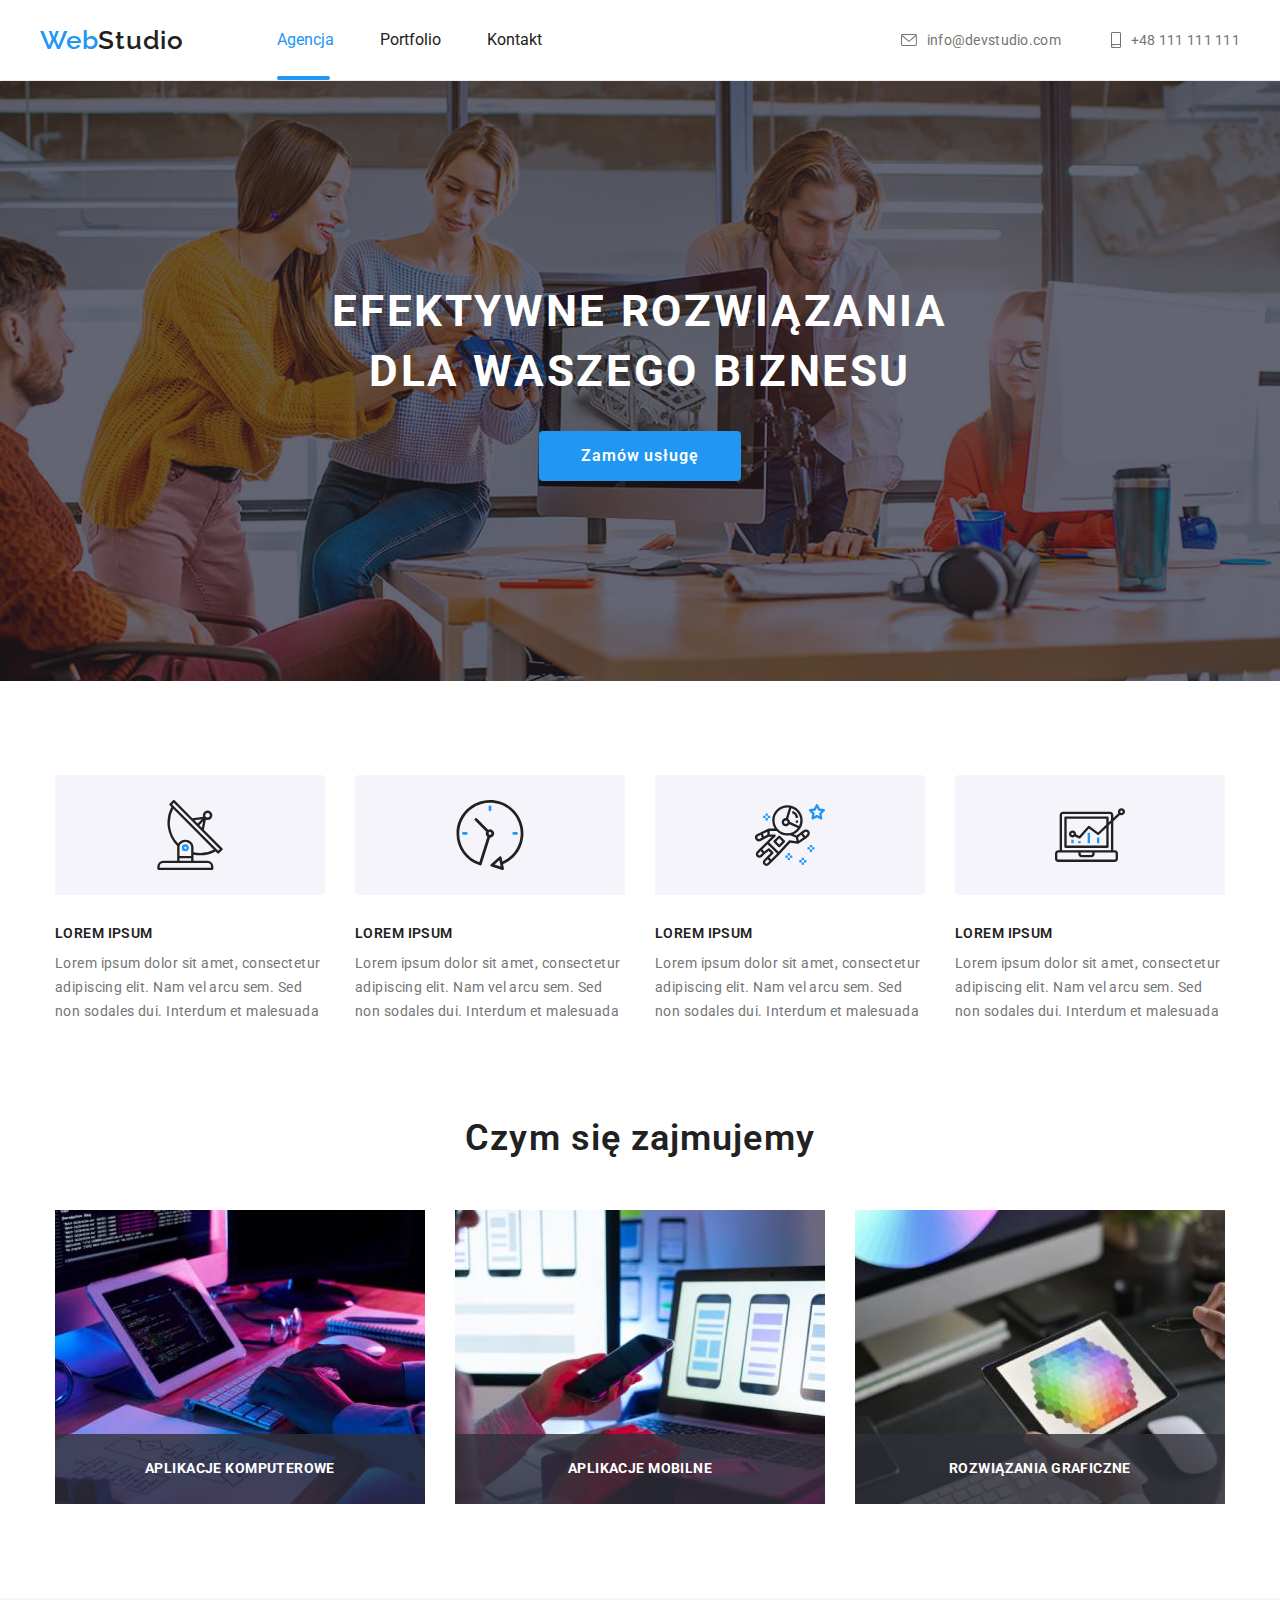
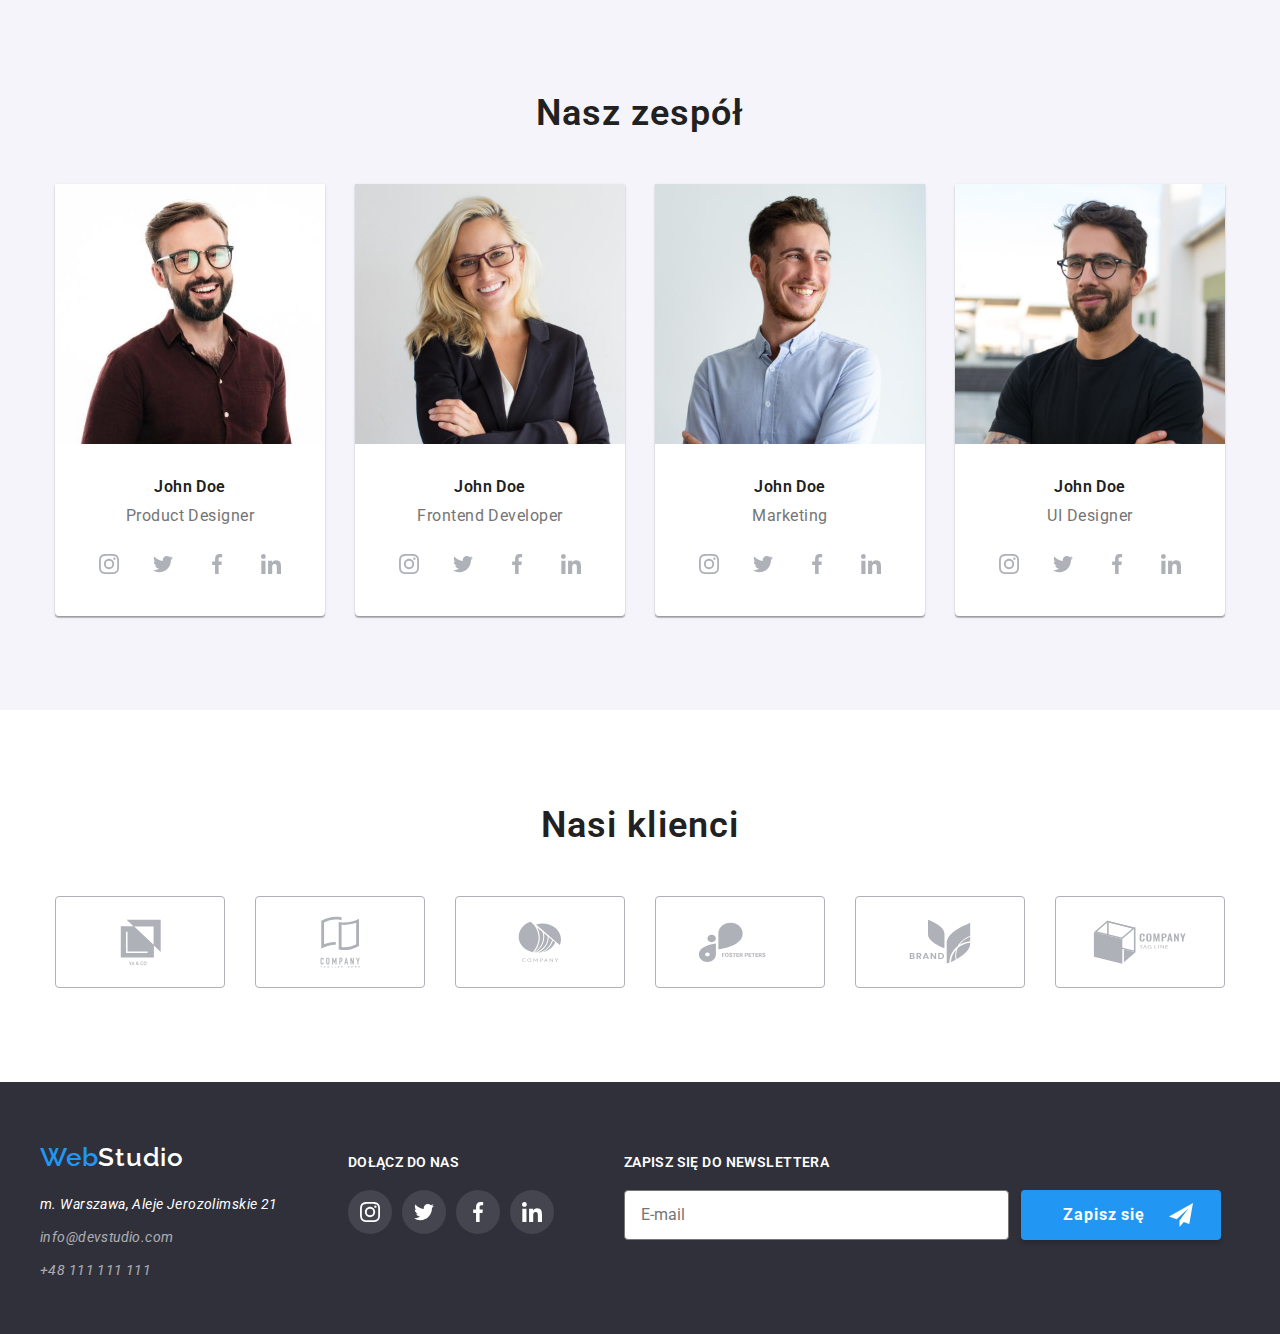
<file: index.html>
<!DOCTYPE html>
<html lang="en">
    <head>
        <meta charset="UTF-8" />
        <meta http-equiv="X-UA-Compatible" content="IE=edge" />
        <meta name="viewport" content="width=device-width, initial-scale=1.0" />
        <!--modern-normalize-->
        <link rel="stylesheet" href="./modern-normalize/modern-normalize.css" />
        <!--css-->
        <link rel="stylesheet" href="./css/styles.css" />
        <!--google-fonts-->
        <link rel="preconnect" href="https://fonts.googleapis.com" />
        <link rel="preconnect" href="https://fonts.gstatic.com" crossorigin />
        <link
            href="https://fonts.googleapis.com/css2?family=Raleway:wght@700&family=Roboto:wght@400;500;700;900&display=swap"
            rel="preload stylesheet"
            as="style"
        />
        <title>Studio</title>
    </head>
    <body>
        <header class="header-fild"> 
            <div class="container header-nav-content">
                <nav class="header-nav">
                    <a class="header-logo" href="index.html"><span class="font-accent">Web</span>Studio</a>
                    <ul>
                        <li><a class="header-link-nav header-link-nav-active" href="index.html" >Agencja</a></li>
                        <li><a class="header-link-nav" href="portfolio.html" >Portfolio</a></li>
                        <li><a class="header-link-nav" href="#" >Kontakt</a></li>
                    </ul>
                </nav>
                <div>
                    <ul class="header-contact">
                        <li class="header-contact-right">
                            <a class="header-contact-link" href="mailto:info@devstudio.com" >
                                <svg width="16" height="12">
                                    <use
                                        href="./images/symbol-defs.svg#icon-envelope"
                                        width="16" height="12"
                                    ></use>
                                </svg>
                                info@devstudio.com
                            </a>
                        </li>
                        <li class="header-contact-right">
                            <a class="header-contact-link" href="tel:+48111111111" >
                                <svg width="10  " height="16">
                                    <use
                                        href="./images/symbol-defs.svg#icon-smartphone"
                                        width="10" height="16"
                                    ></use>
                                </svg>
                                +48 111 111 111
                            </a>
                        </li>
                    </ul>
                </div>
            </div>
        </header>
        <main>
            <section class="main-title">
                <div class="container main-title-content">
                    <h1>EFEKTYWNE ROZWIĄZANIA  DLA WASZEGO BIZNESU</h1>
                    <button type="button" class="main-title-button" data-modal-open>Zamów usługę</button>
                </div>

                <!-- second window -->
                <div class="backdrop is-hidden" data-modal>
                    <div class="modal-window">
                        <button class="close-btn" data-modal-close>
                            <svg width="11" height="11" >
                                <use 
                                    href="./images/symbol-defs.svg#icon-x" 
                                    width="11" height="11"
                                ></use>
                            </svg>
                        </button>
                        <form class="modal-window-body">
                            <div class="modal-form">
                                <h4>Zostaw swoje dane w formularzu poniżej</h4>
                                <ul class="modal-body">
                                    <li class="modal-label">
                                        <label class="modal-input" for="imie"> Imie
                                            
                                                <input type="text" class="modal-label-input" required name="imie" id="imie" />
                                                <svg class="modal-svg" width="12" height="12">
                                                    <use
                                                        href="./images/symbol-defs.svg#icon-person"
                                                        width="12" height="12"
                                                    ></use>
                                                </svg>
                                            
                                        </label>                             
                                    </li>
                                    <li class="modal-label">
                                        <label class="modal-input" for="telefon">Telefon
                                            <input type="text" class="modal-label-input" required name="telefon" id="telefon" />
                                            <svg width="13" height="13">
                                                <use
                                                    href="./images/symbol-defs.svg#icon-phone"
                                                    width="13" height="13"
                                                ></use>
                                            </svg>
                                        </label>
                                    </li>
                                    <li class="modal-label">
                                        <label class="modal-input" for="mail">Email
                                            <input type="text" class="modal-label-input" required  name="mail" id="mail"/>
                                            <svg width="15" height="12">
                                                <use
                                                    href="./images/symbol-defs.svg#icon-email-black"
                                                    width="15" height="12"
                                                ></use>
                                            </svg>
                                        </label>
                                    </li>
                                    <li class="modal-label">
                                        <label  class="modal-input" for="komentarz">Komentarz
                                            <textarea name="komentarz" id="komentarz" placeholder="Wprowadź tekst"></textarea>
                                        </label>
                                    </li>
                                    <li class="policy-wrapper">
                                        <label class="policy" for="policy">
                                            <input class="policy" type="checkbox"  required name="policy" id="policy" >
                                            <!-- <input class="policy" type="checkbox" unchecked required name="policy" id="policy" > -->
                                            <span class="checkmark">
                                                <svg class="checkmark-svg" width="15" height="16">
                                                    <use href="./images/symbol-defs.svg#icon-Vector" width="15" height="16"></use>
                                                </svg>
                                            </span>
                                            <span class="policy-text">Oświadczam iż akceptuję</span>
                                            <a href="#">Regulamin</a>
                                            <span class="policy-text">i</span>
                                            <a href="#">Politykę Prywatności.</a>
                                        </label>
                                        <button class="modal-button" type="submit">Wyślij</button>
                                    </li>
                                </ul>
                            </div>
                        </form>
                    </div>
                </div>
                <!-- END second window -->
            </section>
            <section class="table-description">
                <div class="container">
                    <ul class="table-description-content">
                        <li class="table-description-content-item"> 
                            <div class="table-svg-icon">                      
                                <svg width="70" height="70">
                                    <use  
                                        href="./images/symbol-defs.svg#icon-antenna"
                                        width="70" 
                                        height="70"
                                    ></use>
                                </svg>
                            </div> 
                            <h3>LOREM IPSUM</h3>
                            <p>
                                Lorem ipsum dolor sit amet, consectetur adipiscing elit. 
                                Nam vel arcu sem. Sed non sodales dui. Interdum et malesuada
                            </p>
                        </li>
                        <li class="table-description-content-item">
                            <div class="table-svg-icon">            
                                <svg width="70" height="70">
                                    <use
                                        href="./images/symbol-defs.svg#icon-clock"
                                        width="70"
                                        height="70"
                                    ></use>
                                </svg>
                            </div>
                            <h3>LOREM IPSUM</h3>
                            <p>
                                Lorem ipsum dolor sit amet, consectetur adipiscing elit. 
                                Nam vel arcu sem. Sed non sodales dui. Interdum et malesuada
                            </p>
                        </li>
                        <li class="table-description-content-item">
                            <div class="table-svg-icon">            
                                <svg width="70" height="70">
                                    <use
                                        href="./images/symbol-defs.svg#icon-astronaut"
                                        width="70"
                                        height="70"
                                    ></use>
                                </svg>
                            </div>
                            <h3>LOREM IPSUM</h3>
                            <p>
                                Lorem ipsum dolor sit amet, consectetur adipiscing elit. 
                                Nam vel arcu sem. Sed non sodales dui. Interdum et malesuada
                            </p>                        
                        </li>
                        <li class="table-description-content-item"> 
                            <div class="table-svg-icon">                                   
                                <svg width="70" height="70">
                                    <use
                                        href="./images/symbol-defs.svg#icon-diagram"
                                        width="70"
                                        height="70"
                                    ></use>
                                </svg>
                            </div>
                            <h3>LOREM IPSUM</h3>
                            <p>
                                Lorem ipsum dolor sit amet, consectetur adipiscing elit. 
                                Nam vel arcu sem. Sed non sodales dui. Interdum et malesuada
                            </p>
                        </li>
                    </ul>
                </div>
            </section>
            <section class="task-description">
                <div class="container">
                    <h2>Czym się zajmujemy</h2>
                    <ul class="task-description-content">
                        <li class="task-description-item">
                           <img 
                                src="./images/tab_with_kbrd.jpg" 
                                alt="close-up-image-programer-working-his-desk-office_1098-18707.jpg" 
                            />
                            <p class="label">APLIKACJE KOMPUTEROWE</p>
                        </li>
                        <li class="task-description-item">
                            <img  
                                src="./images/cell_ph_on_tablet.jpg" 
                                alt="web-ui-designers-are-developing-application-smartphones-team-creators-is-working-interface-mobile-phones_8119-2713.jpg" 
                            />
                            <p class="label">APLIKACJE MOBILNE</p>
                        </li>
                        <li class="task-description-item">
                            <img 
                                src="./images/tab_col_format.jpg" 
                                alt="creative-artist-web-design-with-working-colour-selection-graphic-tablet_35674-1119.jpg"  
                            />
                            <p class="label">ROZWIĄZANIA GRAFICZNE</p>
                        </li>
                    </ul>
                </div>
            </section>
            <section class="team">
                <div class="container">
                    <h2>Nasz zespół</h2>
                    <ul class="team-content">
                        <li class="team-content-item">
                            <figure>
                                <a class="content-item-link">
                                    <img 
                                        src="./images/johndoe_product_desg.jpg" 
                                        alt="5844.jpg" 
                                        width="270" 
                                        height="260" 
                                    />
                                    <figcaption>
                                        <h4>John Doe</h4>
                                        <p>Product Designer</p>
                                        <ul class="team-web">
                                            <li class="team-web-gap">
                                                <a class="team-web-svg-item" href="https://www.instagram.com/">
                                                    <svg wide="20" height="20">
                                                        <use
                                                            href="./images/symbol-defs.svg#icon-instagram"
                                                            wide="20"
                                                            height="20"
                                                        ></use>
                                                    </svg>
                                                </a>
                                            </li>
                                            <li class="team-web-gap">
                                                <a class="team-web-svg-item" href="https://twitter.com/">
                                                    <svg wide="20" height="20">
                                                        <use
                                                            href="./images/symbol-defs.svg#icon-twitter"
                                                            wide="20"
                                                            height="20"
                                                        ></use>
                                                    </svg>
                                                </a>
                                            </li>
                                            <li class="team-web-gap">
                                                <a class="team-web-svg-item" href="https://www.facebook.com/">
                                                    <svg wide="20" height="20">
                                                        <use
                                                            href="./images/symbol-defs.svg#icon-facebook"
                                                            wide="20"
                                                            height="20"
                                                        ></use>
                                                    </svg>
                                                </a>
                                            </li>
                                            <li class="team-web-gap">
                                                <a class="team-web-svg-item" href="https://pl.linkedin.com/">
                                                    <svg wide="20" height="20">
                                                        <use
                                                            href="./images/symbol-defs.svg#icon-linkedin"
                                                            wide="20"
                                                            height="20"
                                                        ></use>
                                                    </svg>
                                                </a>
                                            </li>
                                        </ul>
                                    </figcaption>
                                </a>
                            </figure>
                        </li>
                        <li class="team-content-item">
                            <figure>
                                <a class="content-item-link">
                                    <img 
                                        src="./images/johndoe_frontend_dev.jpg" 
                                        alt="5844.jpg" 
                                        width="270" 
                                        height="260" 
                                    />
                                    <figcaption>
                                        <h4>John Doe</h4>
                                        <p>Frontend Developer</p>
                                        <ul class="team-web">
                                            <li class="team-web-gap">
                                                <a class="team-web-svg-item" href="https://www.instagram.com/">
                                                    <svg wide="20" height="20">
                                                        <use
                                                            href="./images/symbol-defs.svg#icon-instagram"
                                                            wide="20"
                                                            height="20"
                                                        ></use>
                                                    </svg>
                                                </a>
                                            </li>
                                            <li class="team-web-gap">
                                                <a class="team-web-svg-item" href="https://twitter.com/">
                                                    <svg wide="20" height="20">
                                                        <use
                                                            href="./images/symbol-defs.svg#icon-twitter"
                                                            wide="20"
                                                            height="20"
                                                        ></use>
                                                    </svg>
                                                </a>
                                            </li>
                                            <li class="team-web-gap">
                                                <a class="team-web-svg-item" href="https://www.facebook.com/">
                                                    <svg wide="20" height="20">
                                                        <use
                                                            href="./images/symbol-defs.svg#icon-facebook"
                                                            wide="20"
                                                            height="20"
                                                        ></use>
                                                    </svg>
                                                </a>
                                            </li>
                                            <li class="team-web-gap">
                                                <a class="team-web-svg-item" href="https://pl.linkedin.com/">
                                                    <svg wide="20" height="20">
                                                        <use
                                                            href="./images/symbol-defs.svg#icon-linkedin"
                                                            wide="20"
                                                            height="20"
                                                        ></use>
                                                    </svg>
                                                </a>
                                            </li>
                                        </ul>
                                    </figcaption>
                                </a>
                            </figure>
                        </li>
                        <li class="team-content-item">
                            <figure>
                                <a class="content-item-link">
                                    <img 
                                        src="./images/johndoe_marketing.jpg" 
                                        alt="16166.jpg" 
                                        width="270" 
                                        height="260" 
                                    />
                                    <figcaption>
                                        <h4>John Doe</h4>
                                        <p>Marketing</p>
                                        <ul class="team-web">
                                            <li class="team-web-gap">
                                                <a class="team-web-svg-item" href="https://www.instagram.com/">
                                                    <svg wide="20" height="20">
                                                        <use
                                                            href="./images/symbol-defs.svg#icon-instagram"
                                                            wide="20"
                                                            height="20"
                                                        ></use>
                                                    </svg>
                                                </a>
                                            </li>
                                            <li class="team-web-gap">
                                                <a class="team-web-svg-item" href="https://twitter.com/">
                                                    <svg wide="20" height="20">
                                                        <use
                                                            href="./images/symbol-defs.svg#icon-twitter"
                                                            wide="20"
                                                            height="20"
                                                        ></use>
                                                    </svg>
                                                </a>
                                            </li>
                                            <li class="team-web-gap">
                                                <a class="team-web-svg-item" href="https://www.facebook.com/">
                                                    <svg wide="20" height="20">
                                                        <use
                                                            href="./images/symbol-defs.svg#icon-facebook"
                                                            wide="20"
                                                            height="20"
                                                        ></use>
                                                    </svg>
                                                </a>
                                            </li>
                                            <li class="team-web-gap">
                                                <a class="team-web-svg-item" href="https://pl.linkedin.com/">
                                                    <svg wide="20" height="20">
                                                        <use
                                                            href="./images/symbol-defs.svg#icon-linkedin"
                                                            wide="20"
                                                            height="20"
                                                        ></use>
                                                    </svg>
                                                </a>
                                            </li>
                                        </ul>
                                    </figcaption>
                                </a>
                            </figure>
                        </li>
                        <li class="team-content-item">
                            <figure>
                                <a class="content-item-link">
                                    <img 
                                        src="./images/johndoe_ui_designer.jpg" 
                                        alt="2968.jpg" 
                                        width="270" 
                                        height="260" 
                                    />
                                    <figcaption>
                                        <h4>John Doe</h4>
                                        <p>UI Designer</p>
                                        <ul class="team-web">
                                            <li class="team-web-gap">
                                                <a class="team-web-svg-item" href="https://www.instagram.com/">
                                                    <svg wide="20" height="20">
                                                        <use
                                                            href="./images/symbol-defs.svg#icon-instagram"
                                                            wide="20"
                                                            height="20"
                                                        ></use>
                                                    </svg>
                                                </a>
                                            </li>
                                            <li class="team-web-gap">
                                                <a class="team-web-svg-item" href="https://twitter.com/">
                                                    <svg wide="20" height="20">
                                                        <use
                                                            href="./images/symbol-defs.svg#icon-twitter"
                                                            wide="20"
                                                            height="20"
                                                        ></use>
                                                    </svg>
                                                </a>
                                            </li>
                                            <li class="team-web-gap">
                                                <a class="team-web-svg-item" href="https://www.facebook.com/">
                                                    <svg wide="20" height="20">
                                                        <use
                                                            href="./images/symbol-defs.svg#icon-facebook"
                                                            wide="20"
                                                            height="20"
                                                        ></use>
                                                    </svg>
                                                </a>
                                            </li>
                                            <li class="team-web-gap">
                                                <a class="team-web-svg-item" href="https://pl.linkedin.com/">
                                                    <svg wide="20" height="20">
                                                        <use
                                                            href="./images/symbol-defs.svg#icon-linkedin"
                                                            wide="20"
                                                            height="20"
                                                        ></use>
                                                    </svg>
                                                </a>
                                            </li>
                                        </ul>
                                    </figcaption>
                                </a>
                            </figure>
                        </li>
                    </UL>
                </div>
            </section>
            <section class="customers">
                <div class="container">
                    <h2>Nasi klienci</h2>
                    <ul class="customers-content">
                        <li>
                            <a class="customers-svg-icon" href="#">
                                <svg width="41" height="46.7">
                                    <use 
                                        href="./images/symbol-defs.svg#icon-Logo1" 
                                        width="41" 
                                        height="46.7" 
                                    ></use>
                                </svg>
                            </a>
                        </li>
                        <li>
                            <a class="customers-svg-icon" href="#">
                                <svg width="40" height="52">
                                    <use 
                                        href="./images/symbol-defs.svg#icon-Logo2"
                                        width="40" 
                                        height="52" 
                                    ></use>
                                </svg>
                            </a>
                        </li>
                        <li>
                            <a class="customers-svg-icon" href="#">
                                <svg width="43.46" height="41.18">
                                    <use 
                                        href="./images/symbol-defs.svg#icon-Logo3"
                                        width="43.46" 
                                        height="41.18" 
                                    ></use>
                                </svg>
                            </a>
                        </li>
                        <li>
                            <a class="customers-svg-icon" href="#">
                                <svg width="84.44" height="40.62">
                                    <use 
                                        href="./images/symbol-defs.svg#icon-Logo4"
                                        width="84.44" 
                                        height="40.62" 
                                    ></use>
                                </svg>
                            </a>
                        </li>
                        <li>
                            <a class="customers-svg-icon" href="#">
                                <svg width="62.54" height="45.43">
                                    <use 
                                        href="./images/symbol-defs.svg#icon-Logo5"
                                        width="62.54" 
                                        height="45.43" 
                                    ></use>
                                </svg>
                            </a>
                        </li>
                        <li>
                            <a class="customers-svg-icon" href="#">
                                <svg width="93.79" height="43.93">
                                    <use 
                                        href="./images/symbol-defs.svg#icon-Logo6"
                                        width="93.79" 
                                        height="43.93" 
                                    ></use>
                                </svg>
                            </a>
                        </li>
                    </ul>
                </div>
            </section>
        </main>
        <footer class="footer-body">
            <div class="container footer-columns">
                <div class="footer-one">
                    <a class="footer-body-logo" href="index.html"><span class="font-accent">Web</span>Studio</a>
                    <address>
                        <ul>
                            <li class="footer-body-contact-link"> 
                                m. Warszawa, Aleje Jerozolimskie 21 
                            </li>
                            <li class="footer-body-contact-link">
                                <a href="mailto:info@devstudio.com" >info@devstudio.com</a>
                            </li>
                            <li class="footer-body-contact-link">
                                <a href="tel:+48 111 111 111" >+48 111 111 111</a>
                            </li>
                        </ul>
                    </address>
                </div>
                <div class="footer-two">
                    <h3>Dołącz do nas</h3>
                    <ul class="footer-icons">
                        <li>
                            <a class="footer-svg" href="https://www.instagram.com/">
                                <svg width="20" height="20">
                                    <use
                                        href="./images/symbol-defs.svg#icon-instagram"
                                        width="20" height="20"
                                    ></use>
                                </svg>
                            </a>
                        </li>
                        <li>
                            <a class="footer-svg" href="https://twitter.com/">
                                <svg width="20" height="20">
                                    <use
                                        href="./images/symbol-defs.svg#icon-twitter"
                                        width="20" height="20"
                                    ></use>
                                </svg>
                            </a>
                        </li>
                        <li>
                            <a class="footer-svg" href="https://www.facebook.com/">
                                <svg width="20" height="20">
                                    <use
                                        href="./images/symbol-defs.svg#icon-facebook"
                                        width="20" height="20"
                                    ></use>
                                </svg>
                            </a>
                        </li>
                        <li>
                            <a class="footer-svg" href="https://pl.linkedin.com/">
                                <svg width="20" height="20">
                                    <use
                                        href="./images/symbol-defs.svg#icon-linkedin"
                                        width="20" height="20"
                                    ></use>
                                </svg>
                            </a>
                        </li>
                    </ul>
                </div>
                <div class="footer-two">
                    <h3>Zapisz się do newslettera</h3>
                    <ul class="footer-icons">
                        <li>
                            <form class="footer-newsleter">
                                <label>
                                    <input type="email" class="footer-input-email" name="mail" placeholder="E-mail" />
                                </label>
                                <button type="submit" class="footer-button">
                                    <span class="footer-button-text">Zapisz się</span>
                                    <svg class="footer-icon-send" width="24px" height="24px">
                                        <use 
                                            href="./images/symbol-defs.svg#icon-send"
                                            width="24px" height="24px"
                                        ></use>
                                    </svg>
                                </button>
                            </form>
                        </li>
                    </ul>
                </div>
            </div>
        </footer>

        <script src="./js/modal.js"></script>
    </body>
</html>
</file>
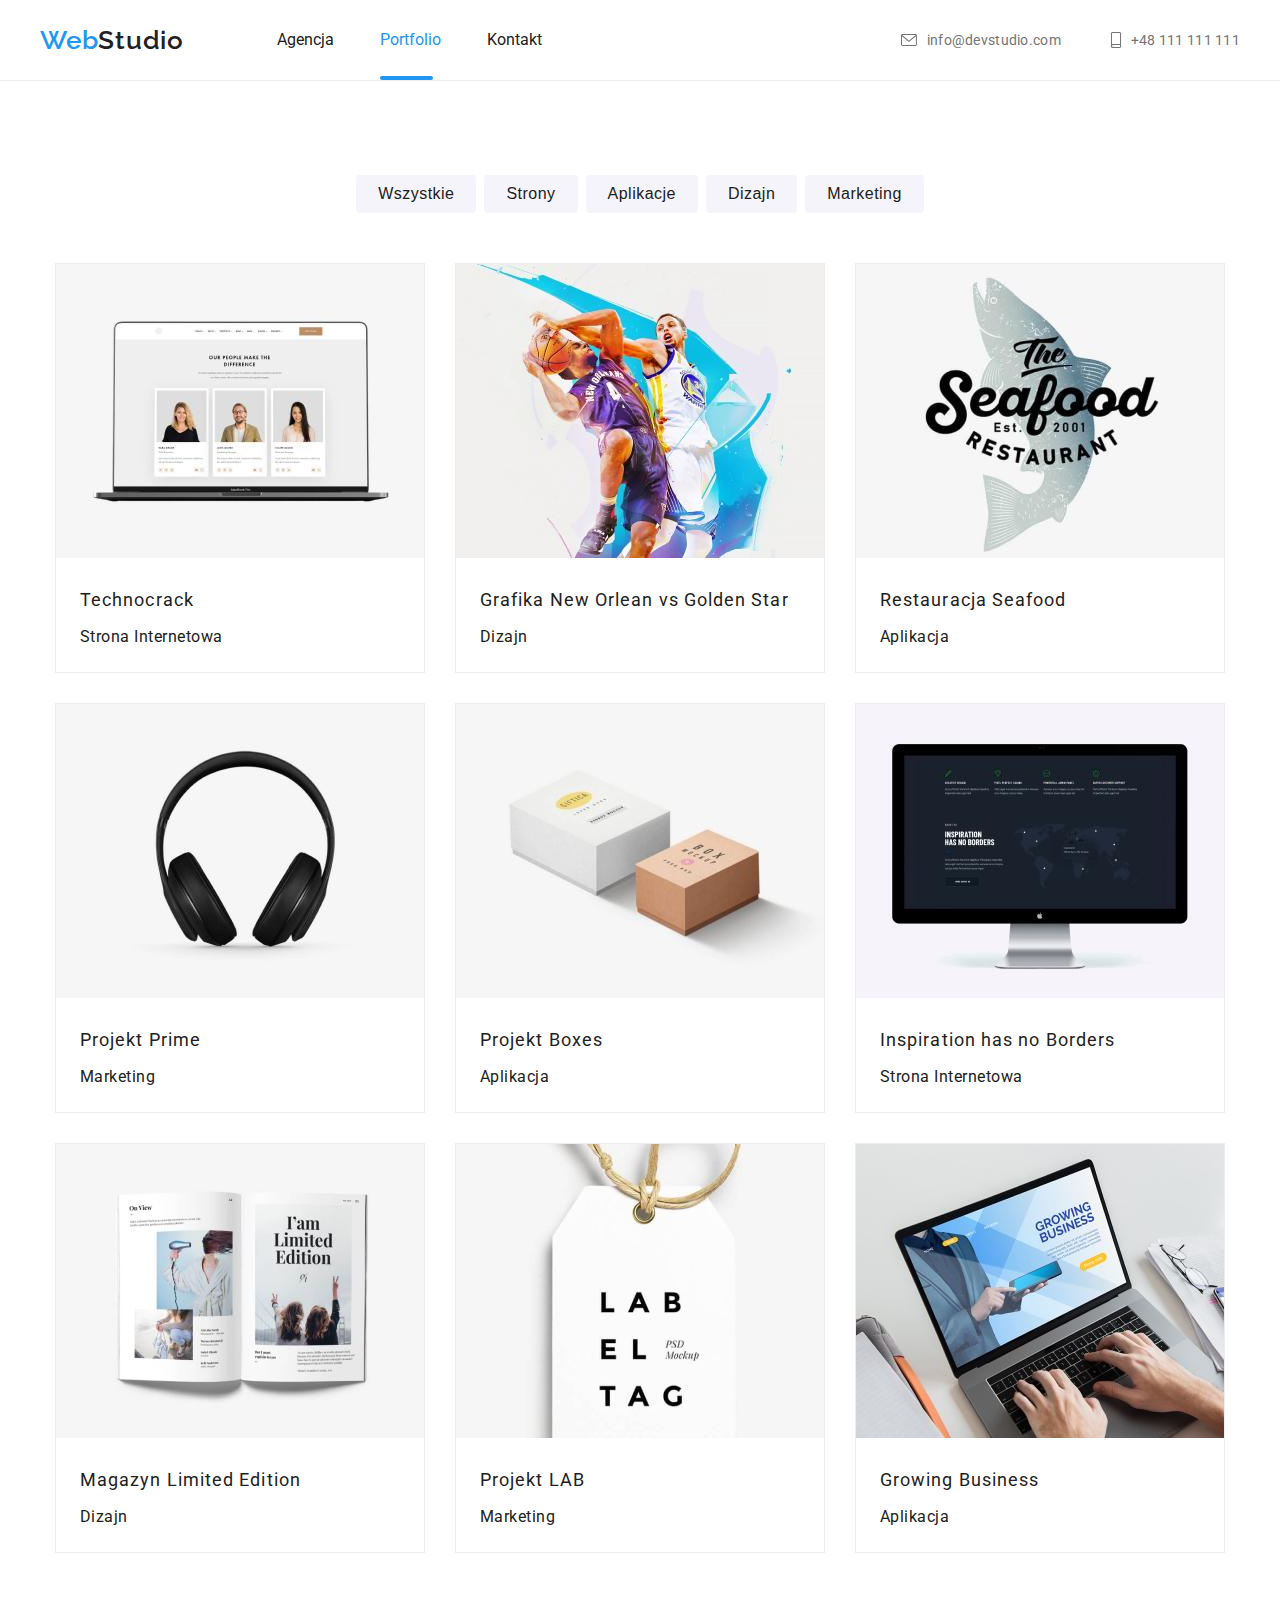
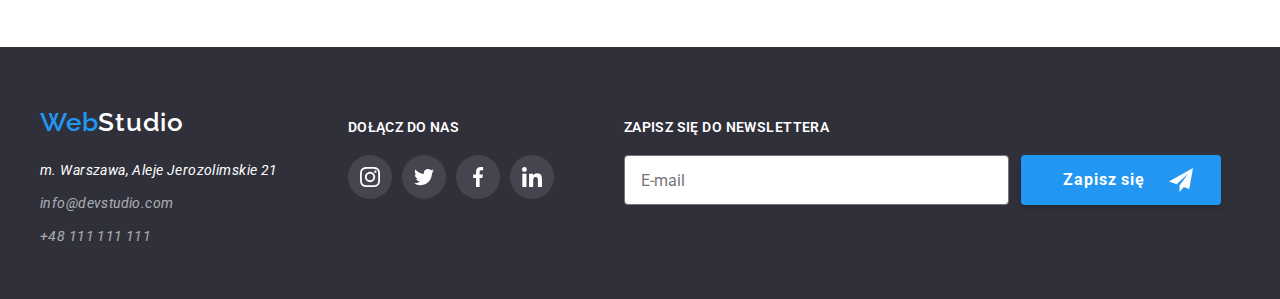
<file: portfolio.html>
<!DOCTYPE html>
<html lang="en">
    <head>
        <meta charset="UTF-8" />
        <meta http-equiv="X-UA-Compatible" content="IE=edge" />
        <meta name="viewport" content="width=device-width, initial-scale=1.0" />
        <link rel="stylesheet" href="css/styles.css" />
        <link rel="preconnect" href="https://fonts.googleapis.com" />
        <link rel="preconnect" href="https://fonts.gstatic.com" crossorigin />
        <link
            href="https://fonts.googleapis.com/css2?family=Raleway:wght@700&family=Roboto:wght@400;500;700;900&display=swap"
            rel="preload stylesheet"
            as="style"
        />
        <title>Portfolio</title>
    </head>
    <body>
        <header class="header-fild">
            <div class="container header-nav-content">
                <nav class="header-nav">
                    <a class="header-logo" href="index.html"><span class="font-accent">Web</span>Studio</a>
                    <ul>
                        <li><a class="header-link-nav" href="index.html">Agencja</a></li>
                        <li><a class="header-link-nav header-link-nav-active" href="portfolio.html">Portfolio</a></li>
                        <li><a class="header-link-nav" href="#">Kontakt</a></li>
                    </ul>
                </nav>
                <div>
                    <ul class="header-contact">
                        <li class="header-contact-right">
                            <a class="header-contact-link" href="mailto:info@devstudio.com" >
                                <svg width="16" height="12">
                                    <use
                                        href="./images/symbol-defs.svg#icon-envelope"
                                        width="16" height="12"
                                    ></use>
                                </svg>
                                info@devstudio.com
                            </a>
                        </li>
                        <li class="header-contact-right">
                            <a class="header-contact-link" href="tel:+48111111111" >
                                <svg width="10  " height="16">
                                    <use
                                        href="./images/symbol-defs.svg#icon-smartphone"
                                        width="10" height="16"
                                    ></use>
                                </svg>
                                +48 111 111 111
                            </a>
                        </li>
                    </ul>
                </div>
            </div>
        </header>
        <main class="portfolio-main">
            <section class="container">
                <ul class="portfolio-button">
                    <li class="portfolio-button-content">
                        <button class="portfolio-button-item" type="button">Wszystkie</button>
                    </li>
                    <li class="portfolio-button-content">
                        <button class="portfolio-button-item" type="button">Strony</button>
                    </li>
                    <li class="portfolio-button-content">
                        <button class="portfolio-button-item" type="button">Aplikacje</button>
                    </li>
                    <li class="portfolio-button-content">
                        <button class="portfolio-button-item" type="button">Dizajn</button>
                    </li>
                    <li class="portfolio-button-content">
                        <button class="portfolio-button-item" type="button">Marketing</button>
                    </li>
                </ul>
                <ul class="portfolio-content">
                    <li class="portfolio-content-item">
                        <a class="portfolio-item-link">
                            <div class="animation-img">
                                <img 
                                    src="images/team_agency.jpg" 
                                    alt="agency_team" 
                                />
                                <span class="animation">
                                    Technocrack jest popularną platformą wykorzystywaną do
                                    rozpowszechniania koronawirusa. Firmy wykorzystują tę 
                                    platformę do celów szpiegowskich i ataków na niezabezpieczone 
                                    serwery konkurencji.
                                </span>
                            </div>
                            <h4>Technocrack</h4>
                            <p>Strona Internetowa</p>
                        </a>
                    </li>
                    <li class="portfolio-content-item">
                        <a class="portfolio-item-link">
                            <div class="animation-img">
                                <img 
                                    src="images/baskettbal.jpg" 
                                    alt="baskettbal_star" 
                                />
                                <span class="animation">
                                    Grafika New Orlean vs Golden Star.
                                </span>
                            </div>
                            <h4>Grafika New Orlean vs Golden Star</h4>
                            <p>Dizajn</p>
                        </a>
                    </li>
                    <li class="portfolio-content-item">
                        <a class="portfolio-item-link">
                            <div class="animation-img">
                                <img 
                                    src="images/fish.jpg" 
                                    alt="restaurant_logo" 
                                />
                                <span class="animation">
                                    Restauracja Seafood.
                                </span>
                            </div>
                            <h4>Restauracja Seafood</h4>
                            <p>Aplikacja</p>  
                        </a>
                    </li>
                    <li class="portfolio-content-item">
                        <a class="portfolio-item-link">
                            <div class="animation-img">
                                <img 
                                    src="images/headset.jpg" 
                                    alt="headset" 
                                />
                                <span class="animation">
                                    Projekt Prime.
                                </span>
                            </div>
                            <h4>Projekt Prime</h4>
                            <p>Marketing</p>
                        </a>
                    </li>
                    <li class="portfolio-content-item">
                        <a class="portfolio-item-link">
                            <div class="animation-img">
                                <img 
                                    src="images/two_boxes.jpg" 
                                    alt="two_boxes" 
                                />
                                <span class="animation">
                                    Projekt Prime.
                                </span>
                            </div>
                            <h4>Projekt Boxes</h4>
                            <p>Aplikacja</p>
                        </a>
                    </li>
                    <li class="portfolio-content-item">
                        <a class="portfolio-item-link">
                            <div class="animation-img">
                                <img
                                    src="images/i_screen.jpg"
                                    alt="i_monitor"
                                />
                                <span class="animation">
                                    Inspiration has no Borders.
                                </span>
                            </div>
                            <h4>Inspiration has no Borders</h4>
                            <p>Strona Internetowa</p>
                        </a>
                    </li>
                    <li class="portfolio-content-item">
                        <a class="portfolio-item-link">
                            <div class="animation-img">
                                <img
                                    src="images/nwpaper.jpg"
                                    alt="news_paper_tag"
                                />
                                <span class="animation">
                                    Magazyn Limited Edition.
                                </span>
                            </div>
                            <h4>Magazyn Limited Edition</h4>
                            <p>Dizajn</p>
                        </a>
                    </li>
                    <li class="portfolio-content-item">
                        <a class="portfolio-item-link">
                            <div class="animation-img">
                                <img 
                                    src="images/label.jpg" 
                                    alt="label_tag" 
                                />
                                <span class="animation">
                                    Projekt LAB.
                                </span>
                            </div>
                            <h4>Projekt LAB</h4>
                            <p>Marketing</p>
                        </a>
                    </li>
                    <li class="portfolio-content-item">
                        <a class="portfolio-item-link">
                            <div class="animation-img">
                                <img
                                    src="images/laptop.jpg"
                                    alt="laptop_tag"
                                />
                                <span class="animation">
                                    Growing Business.
                                </span>
                            </div>
                            <h4>Growing Business</h4>
                            <p>Aplikacja</p>
                        </a>
                    </li>
                </ul>
            </section>
        </main>
        <footer class="footer-body">
            <div class="container footer-columns">
                <div class="footer-one">
                    <a class="footer-body-logo" href="index.html"><span class="font-accent">Web</span>Studio</a>
                    <address>
                        <ul>
                            <li class="footer-body-contact-link"> 
                                m. Warszawa, Aleje Jerozolimskie 21 
                            </li>
                            <li class="footer-body-contact-link">
                                <a href="mailto:info@devstudio.com" >info@devstudio.com</a>
                            </li>
                            <li class="footer-body-contact-link">
                                <a href="tel:+48 111 111 111" >+48 111 111 111</a>
                            </li>
                        </ul>
                    </address>
                </div>
                <div class="footer-two">
                    <h3>Dołącz do nas</h3>
                    <ul class="footer-icons">
                        <li>
                            <a class="footer-svg" href="https://www.instagram.com/">
                                <svg width="20" height="20">
                                    <use
                                        href="images/symbol-defs.svg#icon-instagram"
                                        width="20" height="20"
                                    ></use>
                                </svg>
                            </a>
                        </li>
                        <li>
                            <a class="footer-svg" href="https://twitter.com/">
                                <svg width="20" height="20">
                                    <use
                                        href="images/symbol-defs.svg#icon-twitter"
                                        width="20" height="20"
                                    ></use>
                                </svg>
                            </a>
                        </li>
                        <li>
                            <a class="footer-svg" href="https://www.facebook.com/">
                                <svg width="20" height="20">
                                    <use
                                        href="images/symbol-defs.svg#icon-facebook"
                                        width="20" height="20"
                                    ></use>
                                </svg>
                            </a>
                        </li>
                        <li>
                            <a class="footer-svg" href="https://pl.linkedin.com/">
                                <svg width="20" height="20">
                                    <use
                                        href="images/symbol-defs.svg#icon-linkedin"
                                        width="20" height="20"
                                    ></use>
                                </svg>
                            </a>
                        </li>
                    </ul>
                </div>   
                <div class="footer-two">
                    <h3>Zapisz się do newslettera</h3>
                    <ul class="footer-icons">
                        <li>
                            <form class="footer-newsleter">
                                <label>
                                    <input type="email" class="footer-input-email" name="mail" placeholder="E-mail" />
                                </label>
                                <button type="button" class="footer-button">
                                    <span class="footer-button-text">Zapisz się</span>
                                    <svg class="footer-icon-send" width="24px" height="24px">
                                        <use 
                                            href="./images/symbol-defs.svg#icon-send"
                                            width="24px" height="24px"
                                        ></use>
                                    </svg>
                                </button>
                            </form>
                        </li>
                    </ul>
                </div>
            </div>
        </footer>
    </body>
</html>
</file>
<file: css/styles.css>
:root {
  --font-weight-normal: 400;
  --font-weight-bold: 600;
  --font-weight-extra-bold: 700;

  --font-size-14px: 14px;
  --font-size-16px: 16px;
  --font-size-18px: 18px;
  --font-size-26px: 26px;
  --font-size-36px: 36px;
  --font-size-44px: 44px;

  --line-height-h2: 42.19px;
  --line-height-table-header: 16.41px;
  --line-height-table-text: 24px;

  --primary-color: #212121;
  --second-color: #757575;
  --accent-color: #2196F3;
  --dark-color: #2f303a;
  --light-color: #F5F4FA;
  --white-color: #ffffff;
  --border-portfolio: #EEEEEE;
  --svg-icon-color: #AFB1B8;
  
  --spacing-percent-2: 0.02em;
  --spacing-percent-3: 0.03em;
  --spacing-percent-6: 0.06em;

  --font-family-primary: 'Roboto', sans-serif;
  --font-family-raleway: 'Raleway', sans-serif;
}

html{
  font-size: 100%;
}

*,
*::before,
*::after {
  box-sizing: border-box;
  margin: 0;
  padding: 0;
}

body {
  color: var(--primary-color);
  font-family: var(--font-family-primary);
}

.container{
  width: 1200px;
  margin: 0 auto;
}

h2 {
  font-family: var(--font-family-primary);
  font-size: var(--font-size-36px);
  font-weight: var(--font-weight-bold);
  line-height: 42.19px;
  letter-spacing: var(--spacing-percent-3);
  margin: 0 auto;
  text-align: center;
  padding-bottom: 50px;
}

ul {
  list-style-type: none;
}

a{
  text-decoration: none;
}

p{
  display: block;
}
 
  /* =========== header =========== */

  .header-fild{
    border-bottom: 1px solid #ececec ;
  }

  .header-nav-content{
    display: flex;
    justify-content: space-between;
    align-items: center;
    height: 80px;
  }

  .header-nav{
    display: flex;
    gap: 93px;
  }

  .header-nav ul{
    font-size: var(--font-size-16px);
    display: flex;
    align-items: center;
    gap: 46px;
  }
 
  .header-link-nav {
    color: var(--primary-color);
    transition: color 250ms cubic-bezier(0.4, 0, 0.2, 1);
  }
  
  .header-link-nav-active {
    color: var(--accent-color);
  }
  
  .header-link-nav-active::after {
    position: absolute;
    content: '';
    display: block;
    width: 53px;
    height: 4px;
    top: 76px;
    background-color: var(--accent-color);
    border-radius: 2px;
    transition: width 250ms cubic-bezier(0.4,0,0.2,1);
  }

  .header-link-nav:hover,
  .header-link-nav:focus {
    color: var(--accent-color);
  }
  
  .header-logo {
    font-size: var(--font-size-26px);
    line-height: 30.52px;
    letter-spacing: var(--spacing-percent-3);
    color: var(--primary-color);
    font-family: var(--font-family-raleway);
    font-weight: var(--font-weight-bold);
  }

  .font-accent {
    color: var(--accent-color);
  }
  .header-contact{
    display: flex;
    gap: 50px;
    align-items: center;
  }

  .header-contact-right a{
    display: flex;
    align-items: center;
    justify-content: center;
    gap: 10px;
    }

  .header-contact-link {
    color: var(--second-color);
    fill: var(--second-color);
    font-size: var(--font-size-14px);
    font-weight: var(--font-weight-normal);
    letter-spacing: var(--spacing-percent-2);
  }

  .header-contact-link:hover,
  .header-contact-link:focus {
    color: var(--accent-color);
    fill: var(--accent-color);
  }

/* =========== main index =========== */
  /* =========== title =========== */

  .main-title {
    display: flex;
    background: var(--dark-color);
    height: 600px; 
    margin: 0 auto;
    text-align: center; 
    align-items: center;  

    /* background image */
    background-image: linear-gradient(rgba(47,48,58,0.4),rgba(47,48,58,0.4)), url(../images/team_backgrnd.jpg);
    background-size: cover;
    background-repeat: no-repeat;
    background-position: center;
    max-width: 1600px;

  }
/* 
  .main-title-content{
    position: absolute;
    top: 50%;
    left: 50%;
    transform: translate(-50%, -50%);
    text-align: center;
  } */

  .main-title-content h1{
    color: var(--white-color);
    font-size: var(--font-size-44px);
    font-weight: var(--font-weight-extra-bold);
    line-height: 60px;
    letter-spacing: var(--spacing-percent-6);
    width: 44rem; 
    margin-right: auto;
    margin-left: auto;
    padding-bottom: 30px;
  }

  .main-title-button {
    color: var(--white-color);
    background-color: var(--accent-color);
    font-weight: var(--font-weight-bold);
    line-height: 30px;
    letter-spacing: var(--spacing-percent-6);
    padding: 10px 42px;
    border: 0;
    border-radius: 4px;
    box-shadow: 0px 4px 4px rgba(0, 0, 0, 0.15);
    cursor: pointer;
    /* cursor: no-drop; */
  }

  /* =========== table with txt =========== */

  .table-description{
    display: flex;
    gap: 8px;
    justify-content: center;
    padding-top: 94px;
  }

  .table-description-content{
    display: flex;
    justify-content: center;
    gap: 30px;
  }

  .table-description-content-item{
    width: 270px;
  }

  .table-svg-icon{
    width: 270px;
    height: 120px; 
    display: flex;
    align-items: center;
    justify-content: center;
    background-color: var(--light-color);
    border-radius: 4px;
  }

  .table-description-content-item h3 {
    font-size: var(--font-size-14px);
    line-height: var(--line-height-table-header);
    font-weight: var(--font-weight-bold);
    letter-spacing: var(--spacing-percent-3);
    margin-top: 30px;
    margin-bottom: 10px;
  }

  .table-description-content-item p {
    color: var(--second-color);
    font-size: var(--font-size-14px);
    line-height: var(--line-height-table-text);
    font-weight: var(--font-weight-normal);
    letter-spacing: var(--spacing-percent-3);
  }


  /* =========== task description =========== */
  .task-description {
    /* text-align: center; */
    background-color: var(--white-color);
    padding: 94px 0px 94px;
  }

  .task-description-content {
    display: flex;
    gap: 30px;
    justify-content: center;
  }

  .task-description-item {
    position: relative;
    width: 370px;
    height: 294px;
  }

  .label {
    position: absolute;
    right: 0;
    margin: 0;
    bottom: 0;
    display: flex;
    align-items: center;
    justify-content: center;
    width: 100%;
    height: 70px;
    color: var(--white-color);
    background-color: rgba(47, 48, 58, 0.8);
    font-family: var(--font-family-primary);
    font-size: 14px;
    font-weight: 700;
    line-height: 16.41px;
    letter-spacing: var(--spacing-percent-3);
    text-transform: uppercase;

    

  }

  /* =========== team =========== */

  .team{
    background-color: var(--light-color);
    padding: 94px 0px 94px;
  }

  .team-content{
    display: flex;
    gap: 30px;
    justify-content: center;
    align-items: center;
  }
  
  .team-content-item {
    max-width: 270px;
    height: auto;
    overflow: hidden;
    background: var(--white-color);
    box-shadow: 0px 1px 3px rgba(0, 0, 0, 0.12), 0px 1px 1px rgba(0, 0, 0, 0.14), 0px 2px 1px rgba(0, 0, 0, 0.2);
    border-radius: 0px 0px 4px 4px;
  } 

  .content-item-link h4 {
    color: var(--primary-color);
    background-color: var(--white-color);
    font-size: var(--font-size-16px);
    font-family: var(--font-family-primary);
    font-weight: var(--font-weight-bold);
    line-height: 18.75px;
    letter-spacing: var(--spacing-percent-3);
    padding-top: 30px;
    padding-bottom: 10px;
    text-align: center;
  }
  
  .content-item-link p {
    color: var(--second-color);
    background-color: var(--white-color);
    font-size: var(--font-size-16px);
    font-family: var(--font-family-primary);
    font-weight: var(--font-weight-normal);
    line-height: 18.75px;
    letter-spacing: var(--spacing-percent-3);
    /* padding-bottom: 30px; */
    width: 270px;
    border-bottom-left-radius: 10%;
    border-bottom-right-radius: 10%;
    text-align: center;
  } 

  .team-web {
    display: flex;
    justify-content: center;
    padding-top: 16px;
    padding-bottom: 30px;
  }

  .team-web-gap:not(:last-of-type) {
    margin-right: 10px;
  }

  .team-web-svg-item {
    fill: var(--svg-icon-color);
    width: 44px;
    height: 44px; 
    display: flex;
    align-items: center;
    justify-content: center;
    border-radius: 50%;
    cursor: pointer;
  }

  .team-web-svg-item:hover,
  .team-web-svg-item:active{
    fill: var(--white-color);
    background-color: var(--accent-color);
  }

  
  /* =========== customers =========== */
  .customers {
    background-color: var(--white-color);
    padding: 94px 0px 94px;
  }

  .customers-content {
    display: flex;
    align-items: center;  
    justify-content: center;
    gap: 30px;
  }

  .customers-svg-icon {
    fill: var(--svg-icon-color);
    width: 170px;
    height: 92px; 
    display: flex;
    align-items: center;
    justify-content: center;
    border: 1px solid var(--svg-icon-color);
    border-radius: 4px;
    cursor: pointer;
  }

  .customers-svg-icon:hover,
  .customers-svg-icon:active{
    border: 1px solid var(--accent-color);
    border-radius: 4px;
    fill: var(--accent-color);
  }

  /* =========== portfolio button =========== */

  .portfolio-main{
    padding-bottom: 94px;
  }

  .portfolio-button{
    display: flex;
    justify-content: center;
    align-items: center;
    padding-top: 94px;
    padding-bottom: 50px;
  }

  .portfolio-button:not(:last-child){
    gap: 8px;
  }

  .portfolio-button-content{
    display: flex;    
    align-items: center;
    justify-content: center;
  }

  .portfolio-button-item {
    color: var(--primary-color);
    font-size: var(--font-size-16px);
    font-weight: var(--font-weight-normal);
    line-height: 26px;
    letter-spacing: var(--spacing-percent-3);
    border-radius: 4px;
    border: 0;
    background-color: var(--light-color);
    padding: 6px 22px;
  }

  .portfolio-button-item:hover,
  .portfolio-button-item:focus,
  .portfolio-button-item:active {
    box-shadow: 0px 1px 3px rgba(0, 0, 0, 0.12), 0px 1px 1px rgba(0, 0, 0, 0.14), 0px 2px 1px rgba(0, 0, 0, 0.2);
    color: var(--white-color);
    background-color: var(--accent-color);
    /* cursor: pointer; */
    cursor: pointer;
  }

  /* =========== portfolio main =========== */

  .portfolio-content{
    display: flex;
    justify-content: center;
    align-items: center;
    flex-wrap: wrap;
    gap: 30px;
  }

  .portfolio-content-item{
    max-width: 370px;
    height: auto;
    background: var(--white-color);
    border: 1px solid var(--border-portfolio);
    transition: box-shadow 250ms cubic-bezier(0.4, 0, 0.2, 1);
    overflow: hidden;
  }

  .portfolio-content-item:hover,
  .portfolio-content-item:focus{
    box-shadow: 0px 1px 3px rgba(0, 0, 0, 0.12), 0px 1px 1px rgba(0, 0, 0, 0.14), 0px 2px 1px rgba(0, 0, 0, 0.2);
    cursor: pointer;
  }

  .portfolio-item-link { 
    color: var(--primary-color);
    width: 370px; 
    height: 294px;
  }

  .animation-img {
    position: relative;
    width: 100%;
    height: 100%;
    overflow: hidden;
  }

  .animation {
    position: absolute;
    height: 100%;
    width: 100%;
    top: 100%;
    right: 0;
    bottom: 0;
    left: 0;
    background-color: var(--accent-color);
    color: var(--white-color);
    font-size: var(--font-size-18px);
    line-height: 28px;
    letter-spacing: var(--spacing-percent-3);
    transition: transform 250ms cubic-bezier(0.4, 0, 0.2, 1);
    padding-top: 49px;
    padding-left: 24px;
    padding-right: 45px;
    padding-bottom: 45px;
    opacity: 0.9;
  }

  .portfolio-item-link h4 {
    color: var(--color-primary);
    font-size: var(--font-size-18px);
    line-height: 36px;
    font-weight: var(--font-bold);
    font-family: var(--font-primary);
    letter-spacing: var(--spacing-percent-6);
    padding-top: 20px;
    padding-bottom: 4px;
    padding-left: 24px;
  }
  
  .portfolio-item-link p {
    color: var(--color-secondary);
    font-size: var(--font-16);
    line-height: 30px;
    font-weight: var(--font-normal);
    letter-spacing: var(--spacing-percent-3);
    padding-bottom: 20px;
    padding-left: 24px;
  }
  
  .portfolio-item-link:hover .animation {
    transform: translateY(-100%)
  }


  /* =========== FOOTER =========== */

  .footer-body {
    background-color: var(--dark-color);
  }

  .footer-columns {
    display: flex;
    /* align-content: center; */
    height: 252px; 
    gap: 70px;
  }

  /* =========== 1. footer =========== */
  
  .footer-one{
    justify-content: center;
    padding-top: 60px;
  } 
  
  .footer-body-logo {
    color: var(--white-color);
    font-size: var(--font-size-26px);
    font-family: var(--font-family-raleway);
    font-weight: var(--font-weight-bold);
    line-height: 30.52px;
    letter-spacing: var(--spacing-percent-3);
  }

  address {
    margin-top: 20px;
  }

  .footer-body-contact-link:not(:last-child) {
    margin-bottom: 9px;
  }

  .footer-body-contact-link {
    color: var(--white-color);
    font-size: var(--font-size-14px);
    font-family: var(--font-family-primary);
    font-weight: var(--font-weight-normal);
    line-height: 24px;
    letter-spacing: var(--spacing-percent-3);
  }
  
  .footer-body-contact-link a {
    color: var(--white-color);
    opacity: 0.6;
    font-weight: var(--font-weight-normal);
  }
  
  .footer-body-contact-link a:hover,
  .footer-body-contact-link a:focus {
    color: var(--accent-color);
    opacity: 1;
  }

  /* =========== 2. footer =========== */

  .footer-two{
    padding-top: 72px;
  }

  .footer-two h3{
    color: var(--white-color);
    text-transform: uppercase;
    font-size: var(--font-size-14px);
    font-weight: var(--font-weight-bold);
    font-family: var(--font-family-primary);
    line-height: 16px;
    letter-spacing: var(--spacing-percent-3);
    padding-bottom: 20px;
  }

  .footer-two ul{
    display: flex;
    justify-content: space-between;
    gap: 10px;
  }

  .footer-icons{
    display: flex;
    justify-content: center;
  }

  .footer-svg{
    fill: var(--white-color);
    width: 44px;
    height: 44px;
    display: flex;
    align-items: center;
    justify-content: center;
    background: rgba(255, 255, 255, 0.1);
    border-radius: 50%;
    cursor: pointer;
  }
  
/* =========== 3. footer Newsleter box =========== */
  .footer-newsleter {
    display: flex;
    gap: 12px;
    fill: var(--white-color);
  }

  .footer-input-email:placeholder-shown {
    border: 1px solid var(--second-color);
  }

  .footer-input-email {
  padding: 16px;
  width: 385px;
  height: 50px;
  border: 1px solid var(--second-color);
  border-radius: 4px;
  font-family: inherit;
  font-size: 16px;
  }

  .footer-button {
    display: flex;
    align-items: center;
    fill: var(--white-color);
    color: var(--white-color);
    width: 200px;
    height: 50px;
    background-color: var(--accent-color);
    box-shadow: 0px 4px 4px rgba(0, 0, 0, 0.15);
    border-radius: 4px;
    border: 0px;
    font-family: var(--font-family-primary);
    font-style: normal;
    font-weight: bold;
    font-size: var(--font-size-16px);
    line-height: 30px;
    text-align: center;
    letter-spacing: var(--spacing-percent-6);
    /* cursor: no-drop; */
    cursor: pointer;
  } 

  .footer-button-text {
    margin-left: 42px;
  }

  .footer-icon-send {
    margin-left: 24px;
    align-items: center;
  }

  .footer-svg:hover,
  .footer-svg:focus,
  .footer-svg:active{
    background-color: var(--accent-color) ;
    transition: 250ms cubic-bezier(0.4, 0, 0.2, 1);
  }

/* =========== END FOOTER =========== */
/* ========= BACKDROP ========= */
 
  .backdrop {
    width: 100vw;
    height: 100vh;
    visibility: visible;
    opacity: 1;
    position: fixed;
    left: 0;
    top: 0;
    background: rgba(0, 0, 0, 0.2);
    transition: visibility 250ms cubic-bezier(0.4, 0, 0.2, 1), opacity 250ms cubic-bezier(0.4, 0, 0.2, 1);
  }

  .is-hidden {
    opacity: 0;
    visibility: hidden;
    pointer-events: none;
  }

  .close-btn {
    position: absolute;
    width: 30px;
    height: 30px;
    right: 8px;
    top: 8px;
    border-radius: 50%;
    border: 1px solid rgba(0, 0, 0, 0.1);
    cursor: pointer;
    fill: var(--color-primary);
    background-color: var(--white-color);
    display: flex;
    align-items: center;
    justify-content: center;
  }

  .modal-window {
    position: absolute;
    top: 50%;
    left: 50%;
    transform: translate(-50%,-50%);
    width: 528px;
    height: 581px;
    background-color: var(--white-color);
    box-shadow: 0px 1px 3px rgba(0, 0, 0, 0.12), 0px 1px 1px rgba(0, 0, 0, 0.14), 0px 2px 1px rgba(0, 0, 0, 0.2);
    border-radius: 4px;
  }
  
  .modal-window-body{
    padding: 40px;
  }

  /* .modal-form {
    padding: 40px;
    display: flex;
    flex-direction: column; */
    /* align-items: center;
    justify-content: center; */
    /* width: 100%;
  } */
   
  

  .modal-window-body h4{
    text-align: center;
    padding-bottom: 12px;
    font-size: 20px;
    letter-spacing: var(--spacing-percent-3);
    color: var(--primary-color);
    padding-bottom: 12px;
  }

  .modal-body {
    display: flex;
    flex-direction: column;
  }

  .modal-label {
    /* display: flex;
    align-items: center; */
  }

  .modal-label label{
    /* position: relative; */
    position: relative;
    display: flex;
    /* flex-direction: column; */
  }

  .modal-input {
    display: flex;
    flex-direction: column;
    margin-bottom: 10px;
    gap: 4px;
    text-align: left;
    color: var(--second-color);
    font-size: 12px;
    line-height: var(--font-size-14px);
    letter-spacing: 0.01em;
  }
  

  .modal-label-input {
    height: 40px;
    width: 448px;
    padding-left: 30px;    
  }
  
  .modal-label svg {
    position: absolute;
    fill: var(--color-bg-dark);
    /* margin-left: 12px; */
    transition: fill 250ms cubic-bezier(0.4, 0, 0.2, 1);
    top: 32px;
    left: 10px;
   
    /* display: flex;
    align-items: center;
    justify-content: center; */
    /* position: absolute;
    right: 421px;
    margin: 14px;
    bottom: 14px;
    left: 15px;
    display: flex;
    align-items: center;
    color: var(--primary-color); */
  }


  input {
    /* padding-top: 4px; */
  }

  .modal-label textarea {
    color: rgba(117, 117, 117, 0.5);
    padding: 12px 16px;
    resize: none;
    height: 120px;
    width: 448px;
    margin-bottom: 20px;
  }

  .modal-label-input,
  .modal-label textarea {
    border-radius: 4px;
    outline: none;
    border: 1px solid var(--second-color);
    transition: border 250ms cubic-bezier(0.4, 0, 0.2, 1);
  }

  .modal-input:focus,
  .modal-label textarea:focus {
    border: 1px solid var(--accent-color);
    fill: var(--accent-color);
  }

  .modal-input input:focus + svg {
    fill: var(--accent-color);
  }

  .modal-input input:focus,
  .modal-label textarea:focus{
    border: 1px solid var(--accent-color);
  }

  .policy-wrapper {
    /* display: flex; */
  }
  
  .policy {
    cursor: pointer;
    display: flex;
  }
  
  .policy a {
    text-decoration: underline;
    color: var(--accent-color);
  }
  
  .policy a:hover,
  .policy a:focus {
    opacity: 0.8;
  }
  
  .policy input {
    position: absolute;
    opacity: 0;
    cursor: pointer;
    height: 0;
    width: 0;
  }

  .checkmark {
    height: 16px;
    width: 15px;
    border: 1px solid var(--primary-color);
    border-radius: 2px;
    background-color: var(--white-color);
    transition: background-color 250ms cubic-bezier(0.4, 0, 0.2, 1);
  }
  
  .policy:hover input ~ .checkmark {
  background-color: var(--white-color);
  }

  .policy input:checked ~ .checkmark {
    background-color: var(--accent-color);
    border: none;
  }

  .checkmark-svg {
    display: none;
    opacity: 0;
  }
  
  .policy input:checked ~ .checkmark .checkmark-svg {
    display: block;
    opacity: 1;
  }
  
  .policy-wrapper .policy-text {
    margin: 0 5px;
  }

  .modal-button {
    margin: 30px auto auto auto;
    color: var(--white-color);
    background-color: var(--accent-color);
    font-size: 16px;
    font-family: var(--font-family-primary);
    font-weight: var(--font-bold);
    line-height: 30px;
    letter-spacing: var(--spacing-percent-6);
    padding: 10px 41px;
    border: 0;
    border-radius: 4px;
    box-shadow: 0px 4px 4px rgba(0, 0, 0, 0.15);
    cursor: pointer;
    width: 200px;
  }

/* ========= END BACKDROP ========= */

/* set no-drop on this where is no link */
  [href="#"] {
  cursor: no-drop;
  }
</file>
